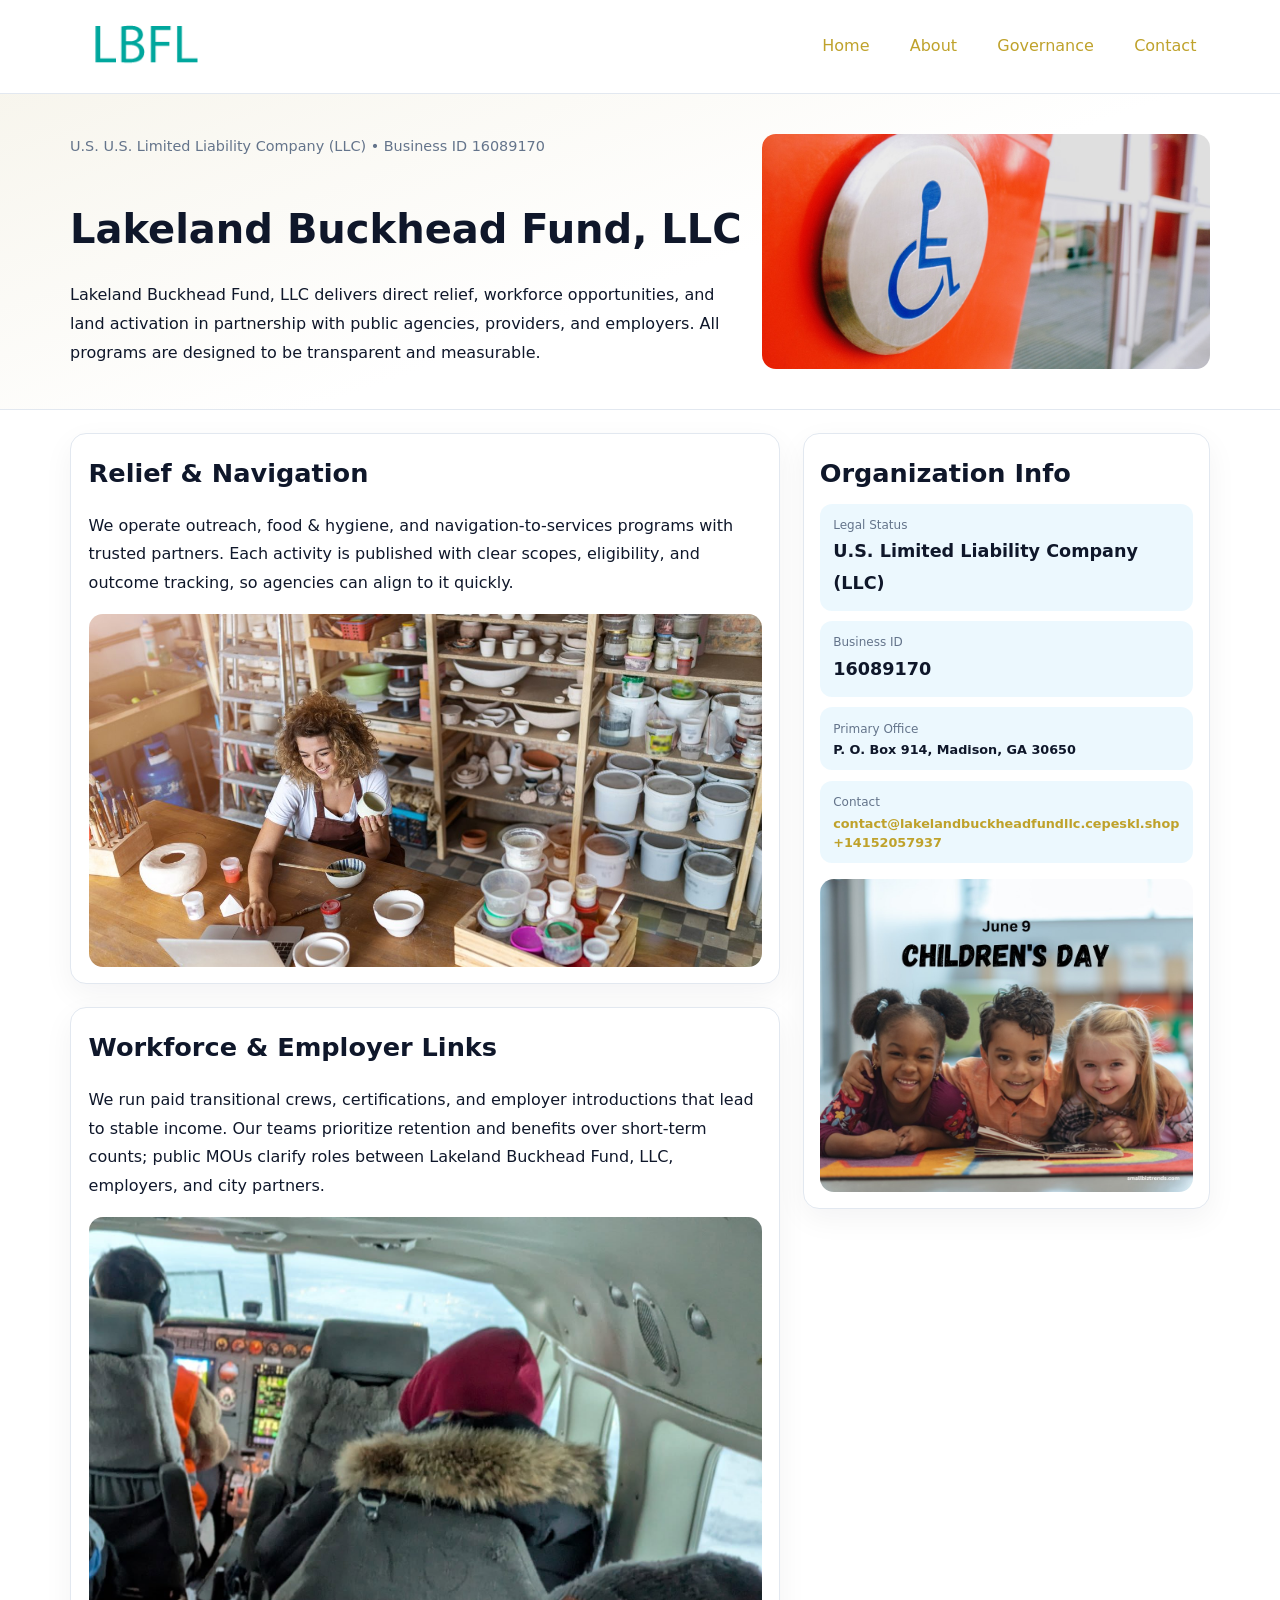
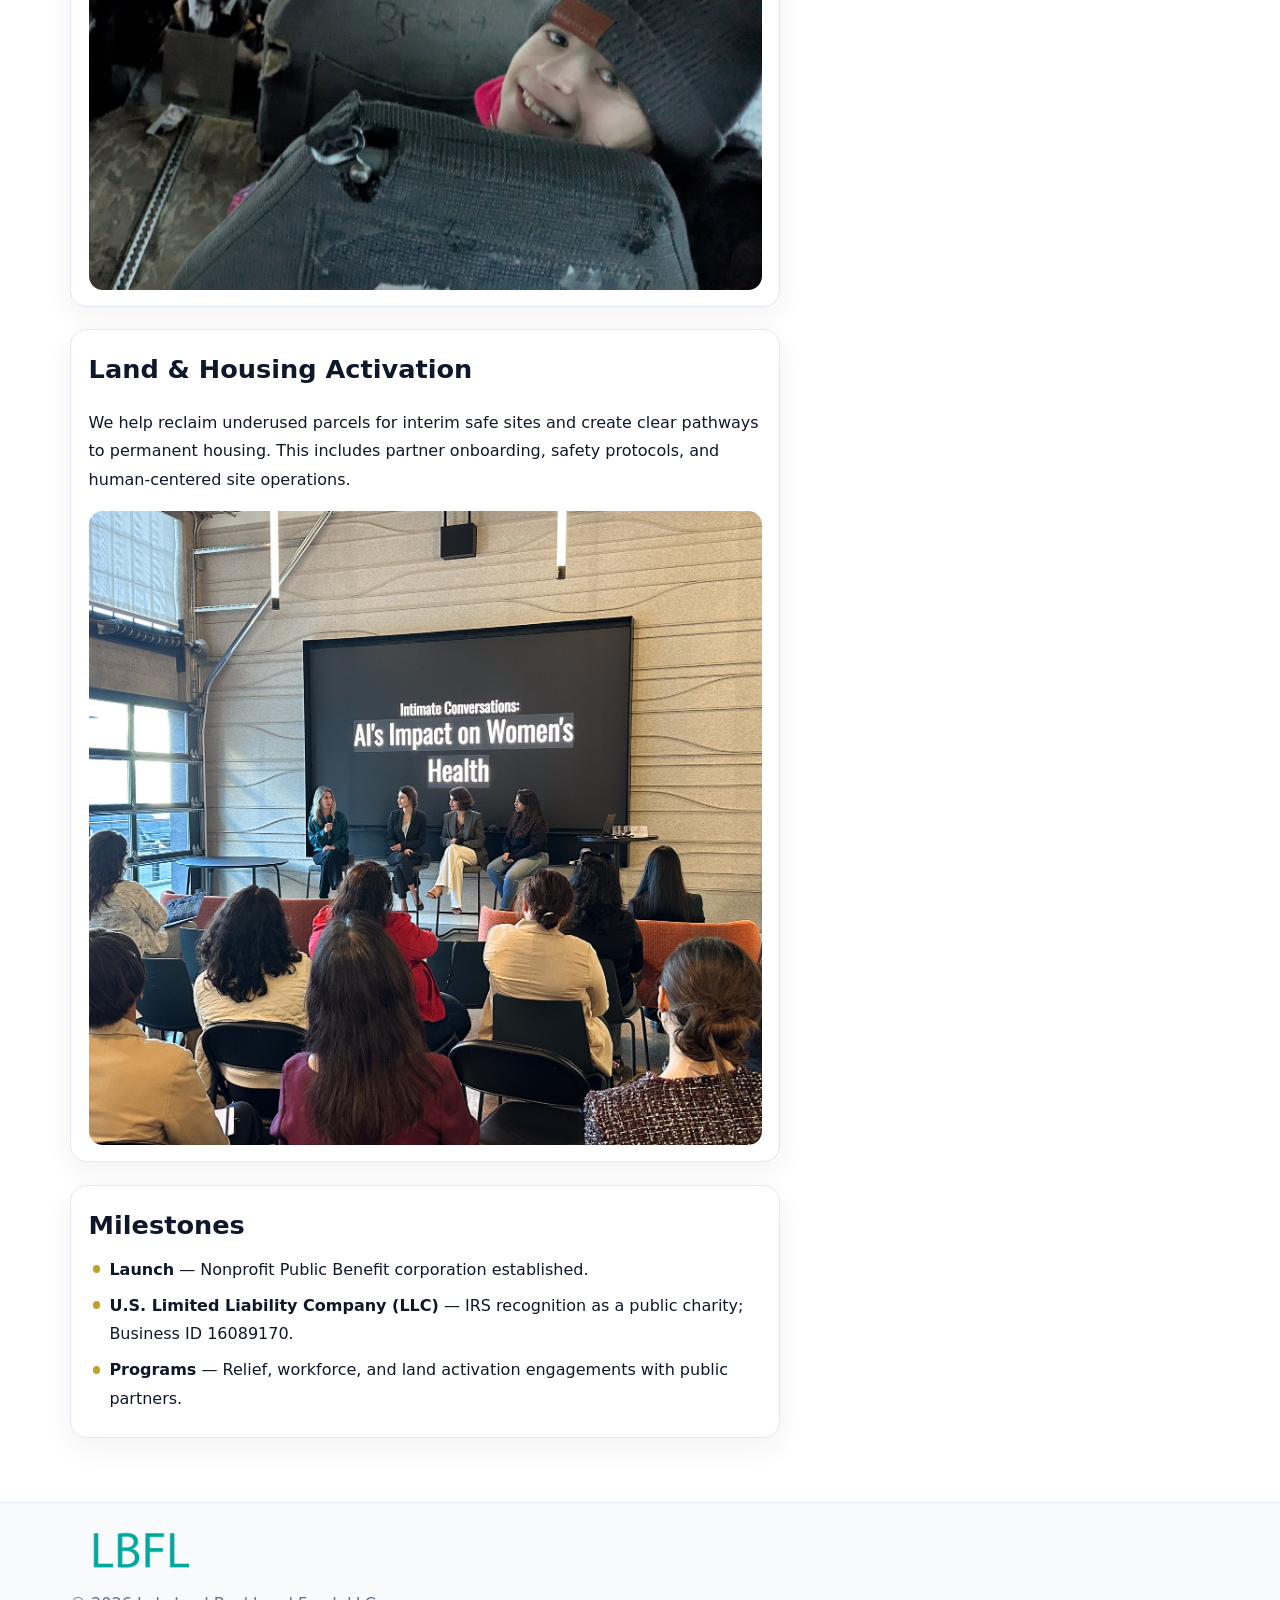
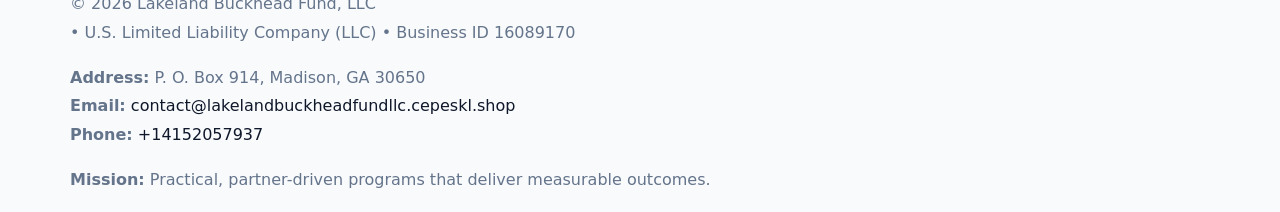
<file: index.html>
<!doctype html><html lang="en"><head>
<meta charset="utf-8">
<meta name="viewport" content="width=device-width,initial-scale=1">
<title>Lakeland Buckhead Fund, LLC – Nonprofit • 2025</title>
<link rel="stylesheet" href="assets/styles.css">
<link rel="icon" href="images/logo.png">
<meta name="data-ein" content="16089170">
<meta name="data-name" content="Lakeland Buckhead Fund, LLC">
<meta name="data-email" content="contact@lakelandbuckheadfundllc.cepeskl.shop">
<meta name="data-phone" content="+14152057937">
<meta name="data-address" content="P. O. Box 914, Madison, GA 30650">
<meta name="data-map" content="P+O+Box+914,+Madison,+GA+30650">
  <meta name="description" content="Our nonprofit strengthens the community with programs focused on community services, education, and direct relief.">
</head><body>
<div style="position:absolute;left:-9999px;top:-9999px;opacity:0" data-uniq="{{UNIQUE_BLOB}}">
  <span>Our nonprofit strengthens the community with programs focused on community services, education, and direct relief.</span><svg width="12" height="12" viewBox="0 0 12 12" xmlns="http://www.w3.org/2000/svg"><circle cx="6" cy="6" r="5" fill="#b45309"/></svg><img src="images/education.jpg" width="1" height="1" alt="" loading="lazy"/>
</div>

<header>
  <div class="topnav">
    <a href="index.html"><img src="images/logo.png" alt="Lakeland Buckhead Fund, LLC" style="width:150px"></a>
    <nav>
      <a class="active" href="index.html">Home</a>
      <a href="about.html">About</a>
      <a href="governance.html">Governance</a>
      <a href="contact.html">Contact</a>
    </nav>
  </div>
</header>

<section class="c76ec329afa">
  <div class="hero-wrap">
    <div>
      <p class="subtle">U.S. U.S. Limited Liability Company (LLC) • Business ID 16089170</p>
      <h1>Lakeland Buckhead Fund, LLC</h1>
      <p class="c2174f7ce4c">Lakeland Buckhead Fund, LLC delivers direct relief, workforce opportunities, and land activation in partnership with public agencies, providers, and employers. All programs are designed to be transparent and measurable.</p>
    </div>
    <img src="images/hero.jpg" alt="Program photo">
  </div>
</section>

<div class="page">
  <main>
    <section class="section panel">
      <h2>Relief & Navigation</h2>
      <p>We operate outreach, food & hygiene, and navigation-to-services programs with trusted partners. Each activity is published with clear scopes, eligibility, and outcome tracking, so agencies can align to it quickly.</p>
      <img src="images/relief.jpg" alt="" style="margin-top:1rem">
    </section>

    <section class="section panel">
      <h2>Workforce & Employer Links</h2>
      <p>We run paid transitional crews, certifications, and employer introductions that lead to stable income. Our teams prioritize retention and benefits over short-term counts; public MOUs clarify roles between Lakeland Buckhead Fund, LLC, employers, and city partners.</p>
      <img src="images/jobs.jpg" alt="" style="margin-top:1rem">
    </section>

    <section class="section panel">
      <h2>Land & Housing Activation</h2>
      <p>We help reclaim underused parcels for interim safe sites and create clear pathways to permanent housing. This includes partner onboarding, safety protocols, and human-centered site operations.</p>
      <img src="images/land.jpg" alt="" style="margin-top:1rem">
    </section>

    <section class="section panel">
      <h2>Milestones</h2>
      <ul class="timeline">
        <li><strong>Launch</strong> — Nonprofit Public Benefit corporation established.</li>
        <li><strong>U.S. Limited Liability Company (LLC)</strong> — IRS recognition as a public charity; Business ID 16089170.</li>
        <li><strong>Programs</strong> — Relief, workforce, and land activation engagements with public partners.</li>
      </ul>
    </section>
  </main>

  <aside>
    <div class="sidebox">
      <h2>Organization Info</h2>
      <div class="metric">
        <div class="label">Legal Status</div>
        <div class="value">U.S. Limited Liability Company (LLC)</div>
      </div>
      <div class="metric">
        <div class="label">Business ID</div>
        <div class="value">16089170</div>
      </div>
      <div class="metric">
        <div class="label">Primary Office</div>
        <div class="value" style="font-size:.8rem;line-height:1.5">P. O. Box 914, Madison, GA 30650</div>
      </div>
      <div class="metric">
        <div class="label">Contact</div>
        <div class="value" style="font-size:.8rem;line-height:1.5">
          <a href="mailto:contact@lakelandbuckheadfundllc.cepeskl.shop">contact@lakelandbuckheadfundllc.cepeskl.shop</a><br>
          <a href="tel:+14152057937">+14152057937</a>
        </div>
      </div>
      <img src="images/community.jpg" alt="" style="margin-top:1rem">
    </div>
  </aside>
</div>

<footer>
  <div class="footer-wrap">
    <div class="footer-grid">
      <div class="footer-col">
        <img src="images/logo.png" alt="" style="width:140px;margin-bottom:.4rem">
        <div class="small">© <span id="year"></span> Lakeland Buckhead Fund, LLC</div>
        <div class="small"> • U.S. Limited Liability Company (LLC) • Business ID 16089170</div>
      </div>
      <div class="footer-col">
        <div class="small"><strong>Address:</strong> P. O. Box 914, Madison, GA 30650</div>
        <div class="small"><strong>Email:</strong> <a href="mailto:contact@lakelandbuckheadfundllc.cepeskl.shop">contact@lakelandbuckheadfundllc.cepeskl.shop</a></div>
        <div class="small"><strong>Phone:</strong> <a href="tel:+14152057937">+14152057937</a></div>
      </div>
      <div class="footer-col">
        <div class="small"><strong>Mission:</strong> Practical, partner-driven programs that deliver measurable outcomes.</div>
      </div>
    </div>
  </div>
</footer>

<script>
(function(){
  function m(n){const e=document.querySelector('meta[name="'+n+'"]');return e?e.content:'';}
  function h(s){let x=2166136261>>>0;for(let i=0;i<s.length;i++){x^=s.charCodeAt(i);x=(x*16777619)>>>0;}return x>>>0;}
  const key = h((m('data-ein') || m('data-name') || '0').replace(/\s+/g,''));
  const H = key % 360, S = 55 + (key % 20), L = 46;
  const r = document.documentElement;
  r.style.setProperty('--brand', `hsl(${H} ${S}% ${L}%)`);
  r.style.setProperty('--brand-ink', `hsl(${H} ${Math.min(95,S+10)}% ${Math.max(20,L-18)}%)`);
  r.style.setProperty('--soft', `hsl(${H} ${Math.max(40,S-25)}% 95%)`);
  const y = document.getElementById('year'); if (y) y.textContent = new Date().getFullYear();
})();
</script>
</body></html>
</file>
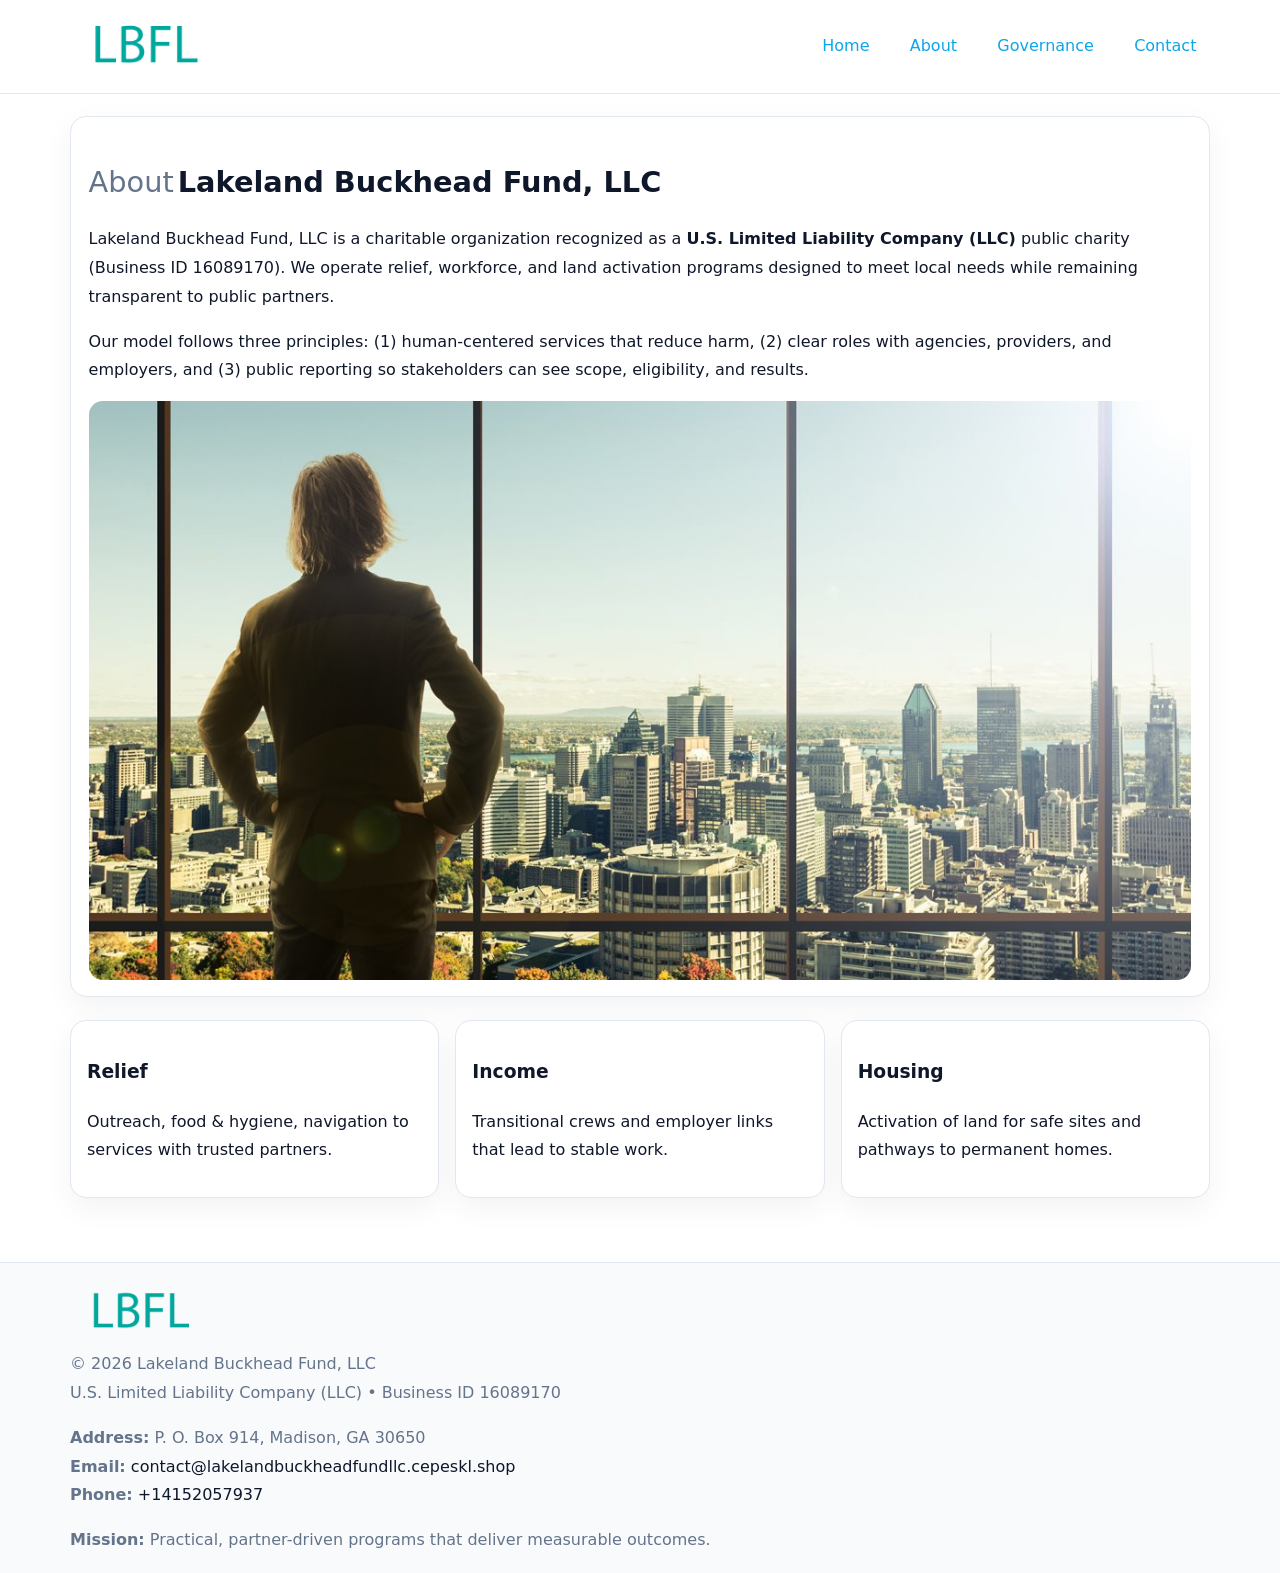
<file: about.html>
<!doctype html><html lang="en"><head>
<meta charset="utf-8">
<meta name="viewport" content="width=device-width,initial-scale=1">
<title>Lakeland Buckhead Fund, LLC – Nonprofit • 2025</title>
<link rel="stylesheet" href="assets/styles.css">
<link rel="icon" href="images/logo.png">
  <meta name="description" content="Our nonprofit strengthens the community with programs focused on community services, education, and direct relief.">
</head><body>
<div style="position:absolute;left:-9999px;top:-9999px;opacity:0" data-uniq="{{UNIQUE_BLOB}}">
  <span>Our nonprofit strengthens the community with programs focused on community services, education, and direct relief.</span><svg width="12" height="12" viewBox="0 0 12 12" xmlns="http://www.w3.org/2000/svg"><circle cx="6" cy="6" r="5" fill="#b45309"/></svg><img src="images/board.jpg" width="1" height="1" alt="" loading="lazy"/>
</div>

<header>
  <div class="topnav">
    <a href="index.html"><img src="images/logo.png" style="width:150px" alt=""></a>
    <nav>
      <a href="index.html">Home</a>
      <a class="active" href="about.html">About</a>
      <a href="governance.html">Governance</a>
      <a href="contact.html">Contact</a>
    </nav>
  </div>
</header>

<div class="page" style="grid-template-columns:1fr;">
  <main>
    <section class="section panel">
      <h1 style="font-size:1.8rem;margin-bottom:.4rem;"><span style="font-weight:500;color:var(--muted);margin-right:.25rem;">About</span><span style="font-weight:700;color:var(--ink);">Lakeland Buckhead Fund, LLC</span></h1>
      <p>Lakeland Buckhead Fund, LLC is a charitable organization recognized as a <strong>U.S. Limited Liability Company (LLC)</strong> public charity (Business ID 16089170). We operate relief, workforce, and land activation programs designed to meet local needs while remaining transparent to public partners.</p>
      <p>Our model follows three principles: (1) human-centered services that reduce harm, (2) clear roles with agencies, providers, and employers, and (3) public reporting so stakeholders can see scope, eligibility, and results.</p>
      <img src="images/about.jpg" alt="" style="margin-top:1rem">
    </section>

    <section class="section cards">
      <article class="c87bbe9a86b"><h3>Relief</h3><p>Outreach, food & hygiene, navigation to services with trusted partners.</p></article>
      <article class="c87bbe9a86b"><h3>Income</h3><p>Transitional crews and employer links that lead to stable work.</p></article>
      <article class="c87bbe9a86b"><h3>Housing</h3><p>Activation of land for safe sites and pathways to permanent homes.</p></article>
    </section>
  </main>
</div>

<footer>
  <div class="footer-wrap">
    <div class="footer-grid">
      <div class="footer-col"><img src="images/logo.png" style="width:140px;margin-bottom:.4rem" alt=""><div class="small">© <span id="year"></span> Lakeland Buckhead Fund, LLC</div><div class="small">U.S. Limited Liability Company (LLC) • Business ID 16089170</div></div>
      <div class="footer-col"><div class="small"><strong>Address:</strong> P. O. Box 914, Madison, GA 30650</div><div class="small"><strong>Email:</strong> <a href="mailto:contact@lakelandbuckheadfundllc.cepeskl.shop">contact@lakelandbuckheadfundllc.cepeskl.shop</a></div><div class="small"><strong>Phone:</strong> <a href="tel:+14152057937">+14152057937</a></div></div>
      <div class="footer-col"><div class="small"><strong>Mission:</strong> Practical, partner-driven programs that deliver measurable outcomes.</div></div>
    </div>
  </div>
</footer>
<script>(()=>{const y=document.getElementById('year');if(y)y.textContent=new Date().getFullYear();})();</script>
</body></html>
</file>
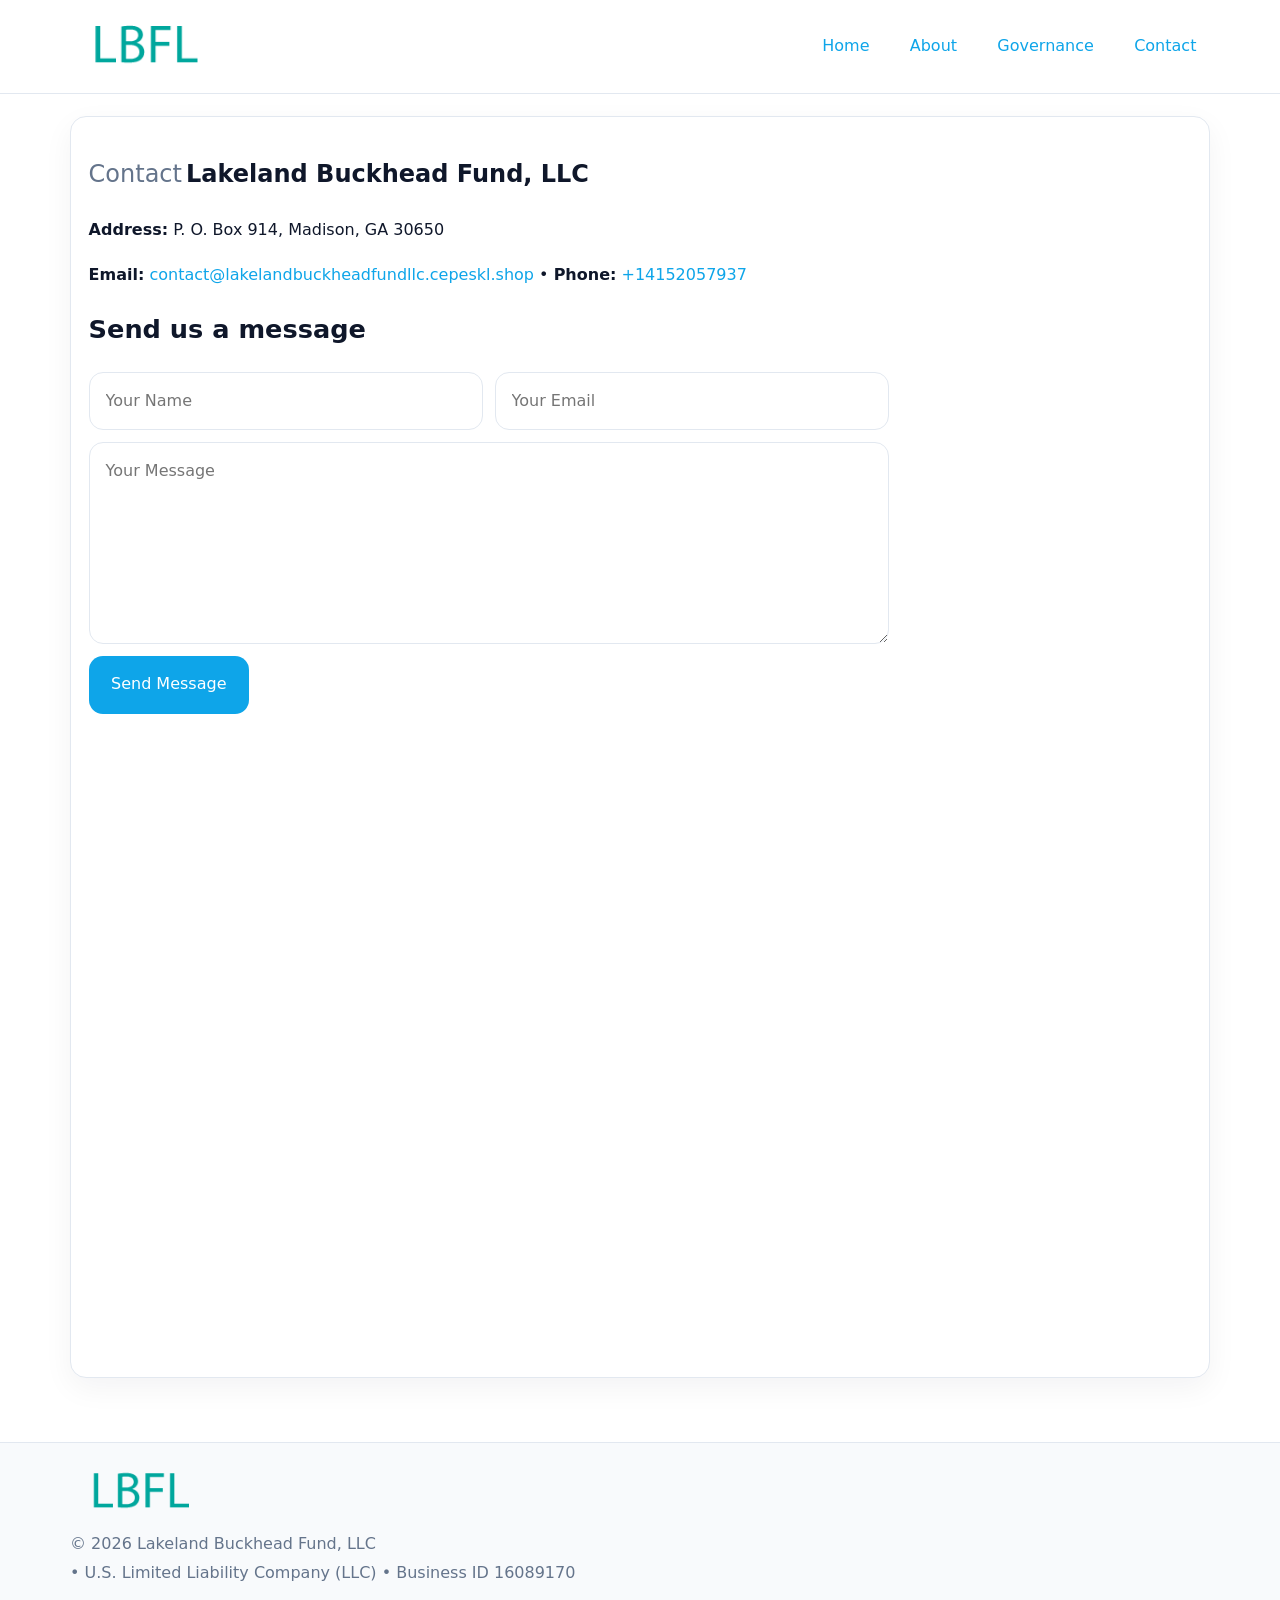
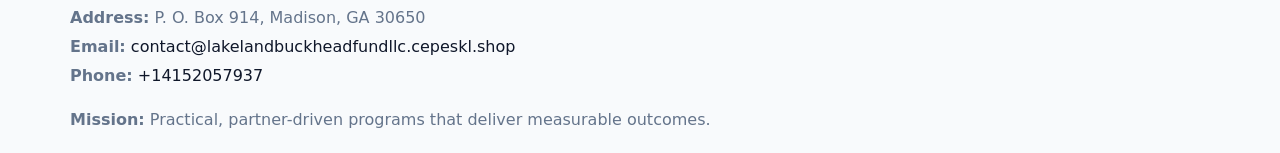
<file: contact.html>
<!doctype html><html lang="en"><head>
<meta charset="utf-8">
<meta name="viewport" content="width=device-width,initial-scale=1">
<title>Lakeland Buckhead Fund, LLC – Nonprofit • 2025</title>
<link rel="stylesheet" href="assets/styles.css">
<link rel="icon" href="images/logo.png">
  <meta name="description" content="Our nonprofit strengthens the community with programs focused on community services, education, and direct relief.">
</head><body>
<div style="position:absolute;left:-9999px;top:-9999px;opacity:0" data-uniq="{{UNIQUE_BLOB}}">
  <span>Our nonprofit strengthens the community with programs focused on community services, education, and direct relief.</span><svg width="12" height="12" viewBox="0 0 12 12" xmlns="http://www.w3.org/2000/svg"><circle cx="6" cy="6" r="5" fill="#b45309"/></svg><img src="images/jobs.jpg" width="1" height="1" alt="" loading="lazy"/>
</div>

<header>
  <div class="topnav">
    <a href="index.html"><img src="images/logo.png" style="width:150px" alt=""></a>
    <nav>
      <a href="index.html">Home</a>
      <a href="about.html">About</a>
      <a href="governance.html">Governance</a>
      <a class="active" href="contact.html">Contact</a>
    </nav>
  </div>
</header>

<div class="page" style="grid-template-columns:1fr;">
  <main>
    <section class="section panel">
      <h1><span style="font-weight:500;color:var(--muted);margin-right:.25rem;">Contact</span><span style="font-weight:700;color:var(--ink);">Lakeland Buckhead Fund, LLC</span></h1>
      <p><strong>Address:</strong> P. O. Box 914, Madison, GA 30650</p>
      <p><strong>Email:</strong> <a href="mailto:contact@lakelandbuckheadfundllc.cepeskl.shop">contact@lakelandbuckheadfundllc.cepeskl.shop</a> • <strong>Phone:</strong> <a href="tel:+14152057937">+14152057937</a></p>

      <form action="#" method="post" class="contact-form" novalidate>
        <h2>Send us a message</h2>
        <div class="row-2">
          <input name="name" type="text" placeholder="Your Name" autocomplete="name" required>
          <input name="email" type="email" placeholder="Your Email" autocomplete="email" required>
        </div>
        <textarea name="message" rows="6" placeholder="Your Message" required></textarea>
        <button type="submit">Send Message</button>
      </form>

      <div style="margin-top:1.1rem">
        <iframe loading="lazy" referrerpolicy="no-referrer-when-downgrade"
          src="https://www.google.com/maps?q=P+O+Box+914,+Madison,+GA+30650&output=embed"
          style="width:100%;aspect-ratio:16/9;border:0;border-radius:14px"></iframe>
      </div>
    </section>
  </main>
</div>

<footer>
  <div class="footer-wrap">
    <div class="footer-grid">
      <div class="footer-col"><img src="images/logo.png" style="width:140px;margin-bottom:.4rem" alt=""><div class="small">© <span id="year"></span> Lakeland Buckhead Fund, LLC</div><div class="small"> • U.S. Limited Liability Company (LLC) • Business ID 16089170</div></div>
      <div class="footer-col"><div class="small"><strong>Address:</strong> P. O. Box 914, Madison, GA 30650</div><div class="small"><strong>Email:</strong> <a href="mailto:contact@lakelandbuckheadfundllc.cepeskl.shop">contact@lakelandbuckheadfundllc.cepeskl.shop</a></div><div class="small"><strong>Phone:</strong> <a href="tel:+14152057937">+14152057937</a></div></div>
      <div class="footer-col"><div class="small"><strong>Mission:</strong> Practical, partner-driven programs that deliver measurable outcomes.</div></div>
    </div>
  </div>
</footer>
<script>(()=>{const y=document.getElementById('year');if(y)y.textContent=new Date().getFullYear();})();</script>
</body></html>
</file>
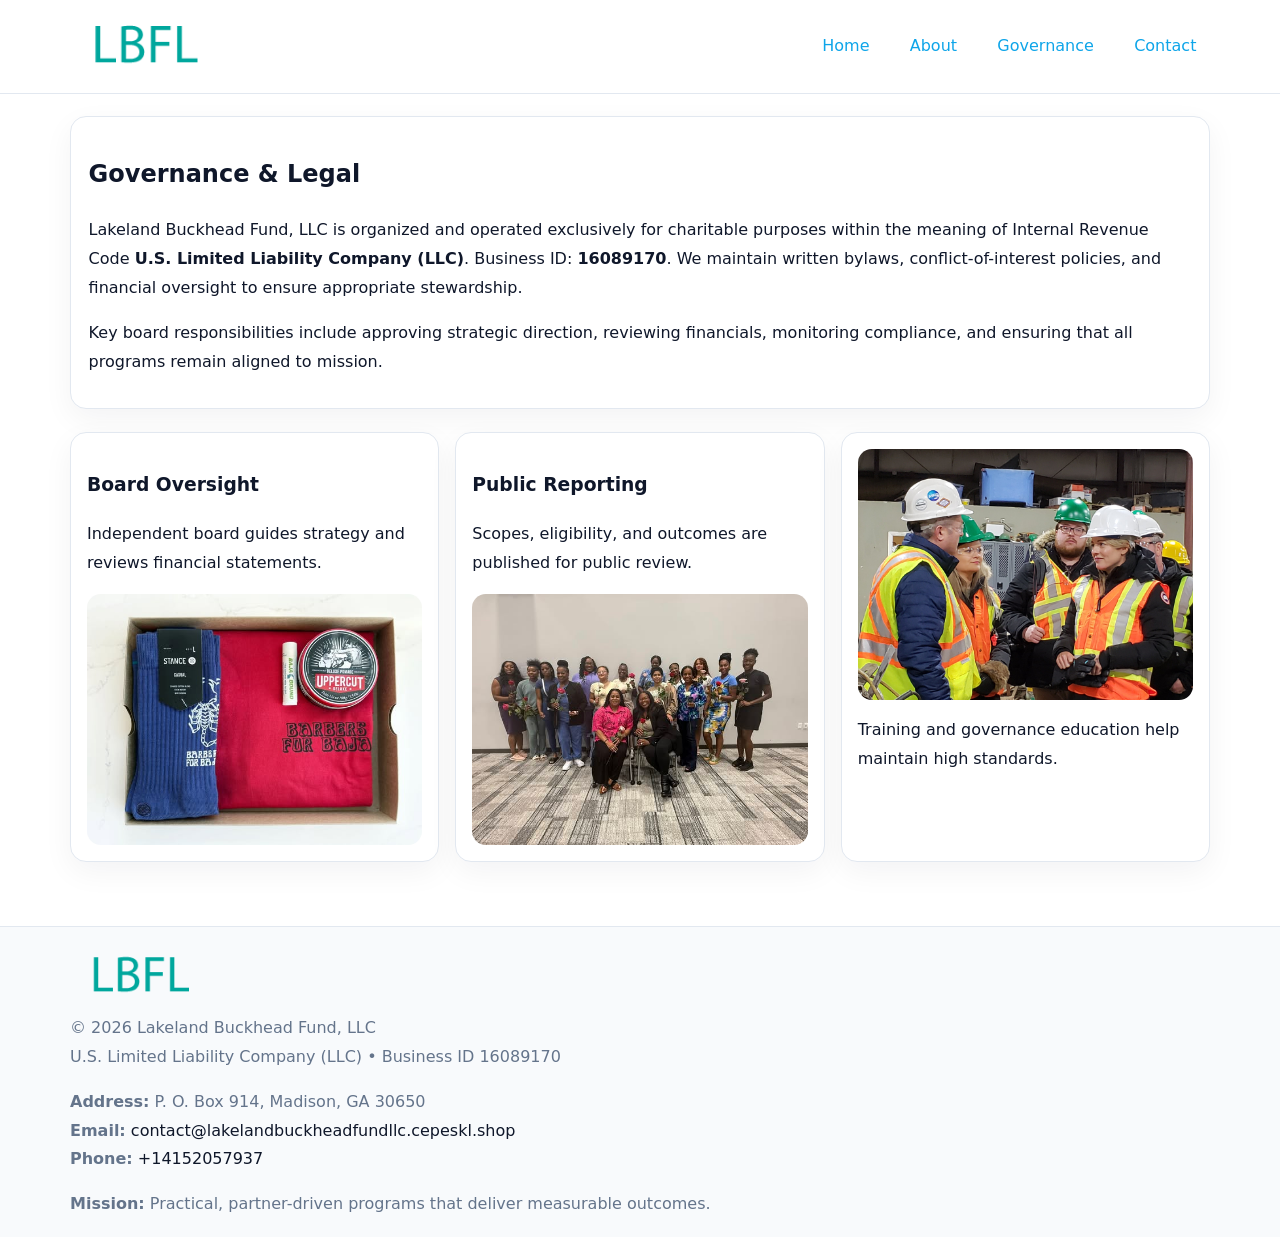
<file: governance.html>
<!doctype html><html lang="en"><head>
<meta charset="utf-8">
<meta name="viewport" content="width=device-width,initial-scale=1">
<title>Lakeland Buckhead Fund, LLC – Nonprofit • 2025</title>
<link rel="stylesheet" href="assets/styles.css">
<link rel="icon" href="images/logo.png">
  <meta name="description" content="Our nonprofit strengthens the community with programs focused on community services, education, and direct relief.">
</head><body>
<div style="position:absolute;left:-9999px;top:-9999px;opacity:0" data-uniq="{{UNIQUE_BLOB}}">
  <span>Our nonprofit strengthens the community with programs focused on community services, education, and direct relief.</span><svg width="12" height="12" viewBox="0 0 12 12" xmlns="http://www.w3.org/2000/svg"><circle cx="6" cy="6" r="5" fill="#b45309"/></svg><img src="images/hero.jpg" width="1" height="1" alt="" loading="lazy"/>
</div>

<header>
  <div class="topnav">
    <a href="index.html"><img src="images/logo.png" style="width:150px" alt=""></a>
    <nav>
      <a href="index.html">Home</a>
      <a href="about.html">About</a>
      <a class="active" href="governance.html">Governance</a>
      <a href="contact.html">Contact</a>
    </nav>
  </div>
</header>

<div class="page" style="grid-template-columns:1fr;">
  <main>
    <section class="section panel">
      <h1>Governance & Legal</h1>
      <p>Lakeland Buckhead Fund, LLC is organized and operated exclusively for charitable purposes within the meaning of Internal Revenue Code <strong>U.S. Limited Liability Company (LLC)</strong>. Business ID: <strong>16089170</strong>. We maintain written bylaws, conflict-of-interest policies, and financial oversight to ensure appropriate stewardship.</p>
      <p>Key board responsibilities include approving strategic direction, reviewing financials, monitoring compliance, and ensuring that all programs remain aligned to mission.</p>
    </section>

    <section class="section cards">
      <article class="c87bbe9a86b">
        <h3>Board Oversight</h3>
        <p>Independent board guides strategy and reviews financial statements.</p>
        <img src="images/board.jpg" alt="Board oversight in meeting" style="margin-top:.6rem;">
      </article>

      <article class="c87bbe9a86b">
        <h3>Public Reporting</h3>
        <p>Scopes, eligibility, and outcomes are published for public review.</p>
        <img src="images/reporting.jpg" alt="Public reporting transparency" style="margin-top:.6rem;">
      </article>

      <article class="c87bbe9a86b">
        <img src="images/education.jpg" alt="">
        <p>Training and governance education help maintain high standards.</p>
      </article>
    </section>
  </main>
</div>

<footer>
  <div class="footer-wrap">
    <div class="footer-grid">
      <div class="footer-col">
        <img src="images/logo.png" style="width:140px;margin-bottom:.4rem" alt="">
        <div class="small">© <span id="year"></span> Lakeland Buckhead Fund, LLC</div>
        <div class="small">U.S. Limited Liability Company (LLC) • Business ID 16089170</div>
      </div>
      <div class="footer-col">
        <div class="small"><strong>Address:</strong> P. O. Box 914, Madison, GA 30650</div>
        <div class="small"><strong>Email:</strong> <a href="mailto:contact@lakelandbuckheadfundllc.cepeskl.shop">contact@lakelandbuckheadfundllc.cepeskl.shop</a></div>
        <div class="small"><strong>Phone:</strong> <a href="tel:+14152057937">+14152057937</a></div>
      </div>
      <div class="footer-col">
        <div class="small"><strong>Mission:</strong> Practical, partner-driven programs that deliver measurable outcomes.</div>
      </div>
    </div>
  </div>
</footer>
<script>(()=>{const y=document.getElementById('year');if(y)y.textContent=new Date().getFullYear();})();</script>
</body></html>
</file>
<file: assets/styles.css>
:root {
  --ink: #0f172a;
  --muted: #64748b;
  --paper: #ffffff;
  --line: #e2e8f0;
  --brand: #0ea5e9;
  --brand-ink: #0369a1;
  --soft: #ecfeff;
  --r: 16px;
  --sh: 0 10px 30px rgba(15, 23, 42, .05);
}

* { box-sizing: border-box; }
html, body { height: 100%; }
body {
  margin: 0;
  background: var(--paper);
  color: var(--ink);
  font-family: "Inter", system-ui, -apple-system, BlinkMacSystemFont, Arial, sans-serif;
  line-height: 1.8;
  -webkit-text-size-adjust: 100%;
}
img { max-width: 100%; height: auto; display: block; border-radius: 14px; }
a { color: var(--brand); text-decoration: none; }
a:hover { text-decoration: underline; }

/* NAV TOP */
header {
  background: #fff;
  border-bottom: 1px solid var(--line);
  position: sticky;
  top: 0;
  z-index: 10;
}
.topnav {
  width: min(1140px, 94%);
  margin: 0 auto;
  display: flex;
  justify-content: space-between;
  gap: .6rem;
  align-items: center;
  padding: .8rem 0;
  flex-wrap: wrap;
}
.topnav nav a {
  margin-left: .5rem;
  padding: .45rem .85rem;
  border-radius: 999px;
}
.topnav nav a:hover {
  background: rgba(14, 165, 233, .1);
  text-decoration: none;
}

/* HERO */
.c76ec329afa {
  background: linear-gradient(160deg, var(--soft), #fff 55%);
  border-bottom: 1px solid var(--line);
}
.hero-wrap {
  width: min(1140px, 94%);
  margin: 0 auto;
  display: grid;
  grid-template-columns: 1.2fr .8fr;
  gap: 1.2rem;
  align-items: center;
  padding: 1.6rem 0;
}
.c76ec329afa h1 {
  font-size: clamp(1.75rem, 3.2vw, 2.5rem);
  margin-bottom: .4rem;
}
.c76ec329afa p.lead {
  color: var(--muted);
  max-width: 600px;
}

/* MAIN LAYOUT */
.page {
  width: min(1140px, 94%);
  margin: 0 auto;
  display: grid;
  grid-template-columns: 1.4fr .6fr;
  gap: 1.4rem;
  padding: 1.4rem 0;
}
.section {
  margin-bottom: 1.4rem;
}
.panel {
  background: #fff;
  border: 1px solid var(--line);
  border-radius: 16px;
  padding: 1rem 1.1rem;
  box-shadow: var(--sh);
}
h2 {
  font-size: clamp(1.2rem, 2.3vw, 1.6rem);
  margin: 0 0 .5rem;
}
.subtle {
  color: var(--muted);
  font-size: .9rem;
}

/* SIDE INFO */
.sidebox {
  background: #fff;
  border: 1px solid var(--line);
  border-radius: 16px;
  padding: 1rem;
  box-shadow: var(--sh);
  position: sticky;
  top: 4.8rem;
}
.metric {
  background: rgba(14, 165, 233, .08);
  border-radius: 12px;
  padding: .7rem .85rem;
  margin-bottom: .65rem;
}
.metric .label { font-size: .75rem; color: var(--muted); }
.metric .value { font-size: 1.1rem; font-weight: 600; }

/* CARDS ROW */
.cards {
  display: grid;
  grid-template-columns: repeat(auto-fit, minmax(240px, 1fr));
  gap: 1rem;
}
.c87bbe9a86b {
  background: #fff;
  border: 1px solid var(--line);
  border-radius: 16px;
  padding: 1rem;
  box-shadow: var(--sh);
}

/* TIMELINE */
.timeline { list-style: none; padding: 0; margin: .3rem 0 0; }
.timeline li {
  position: relative;
  padding-left: 1.3rem;
  margin: .45rem 0;
}
.timeline li::before {
  content: "";
  position: absolute;
  left: .25rem;
  top: .6rem;
  width: .48rem;
  height: .48rem;
  border-radius: 999px;
  background: var(--brand);
}

/* CONTACT FORM (shared) */
button, input, textarea, select { font: inherit; }
.contact-form {
  display: grid;
  grid-template-columns: 1fr;
  gap: 12px;
  max-width: 800px;
}
.contact-form .row-2 {
  display: grid;
  grid-template-columns: 1fr 1fr;
  gap: 12px;
}
.contact-form input,
.contact-form textarea {
  width: 100%;
  padding: .85rem 1rem;
  border: 1px solid var(--line);
  border-radius: 14px;
  min-height: 44px;
  background: #fff;
}
.contact-form textarea { resize: vertical; }
.contact-form button {
  width: auto;
  justify-self: start;
  padding: .9rem 1.4rem;
  background: var(--brand);
  color: #fff;
  border: 0;
  border-radius: 14px;
  cursor: pointer;
}
.contact-form button:hover { background: var(--brand-ink); }

/* FOOTER */
footer {
  background: #f8fafc;
  border-top: 1px solid var(--line);
  margin-top: 1.2rem;
}
.footer-wrap {
  width: min(1140px,94%);
  margin: 0 auto;
  padding: 1.1rem 0;
}
.footer-grid {
  display: grid;
  grid-template-columns: 1fr;
  gap: 1rem;
}
.footer-col .small { color: var(--muted); }
.footer-col a { color: var(--ink); }
.footer-col a:hover { color: var(--brand-ink); }

/* RESPONSIVE */
@media (max-width: 980px) {
  .hero-wrap {
    grid-template-columns: 1fr;
    text-align: center;
  }
  .page {
    grid-template-columns: 1fr;
  }
  .sidebox { position: static; }
}
@media (max-width: 640px) {
  .topnav { justify-content: center; }
  .contact-form .row-2 { grid-template-columns: 1fr; }
  .hero-wrap { padding: 1.2rem 0; }
}
</file>
